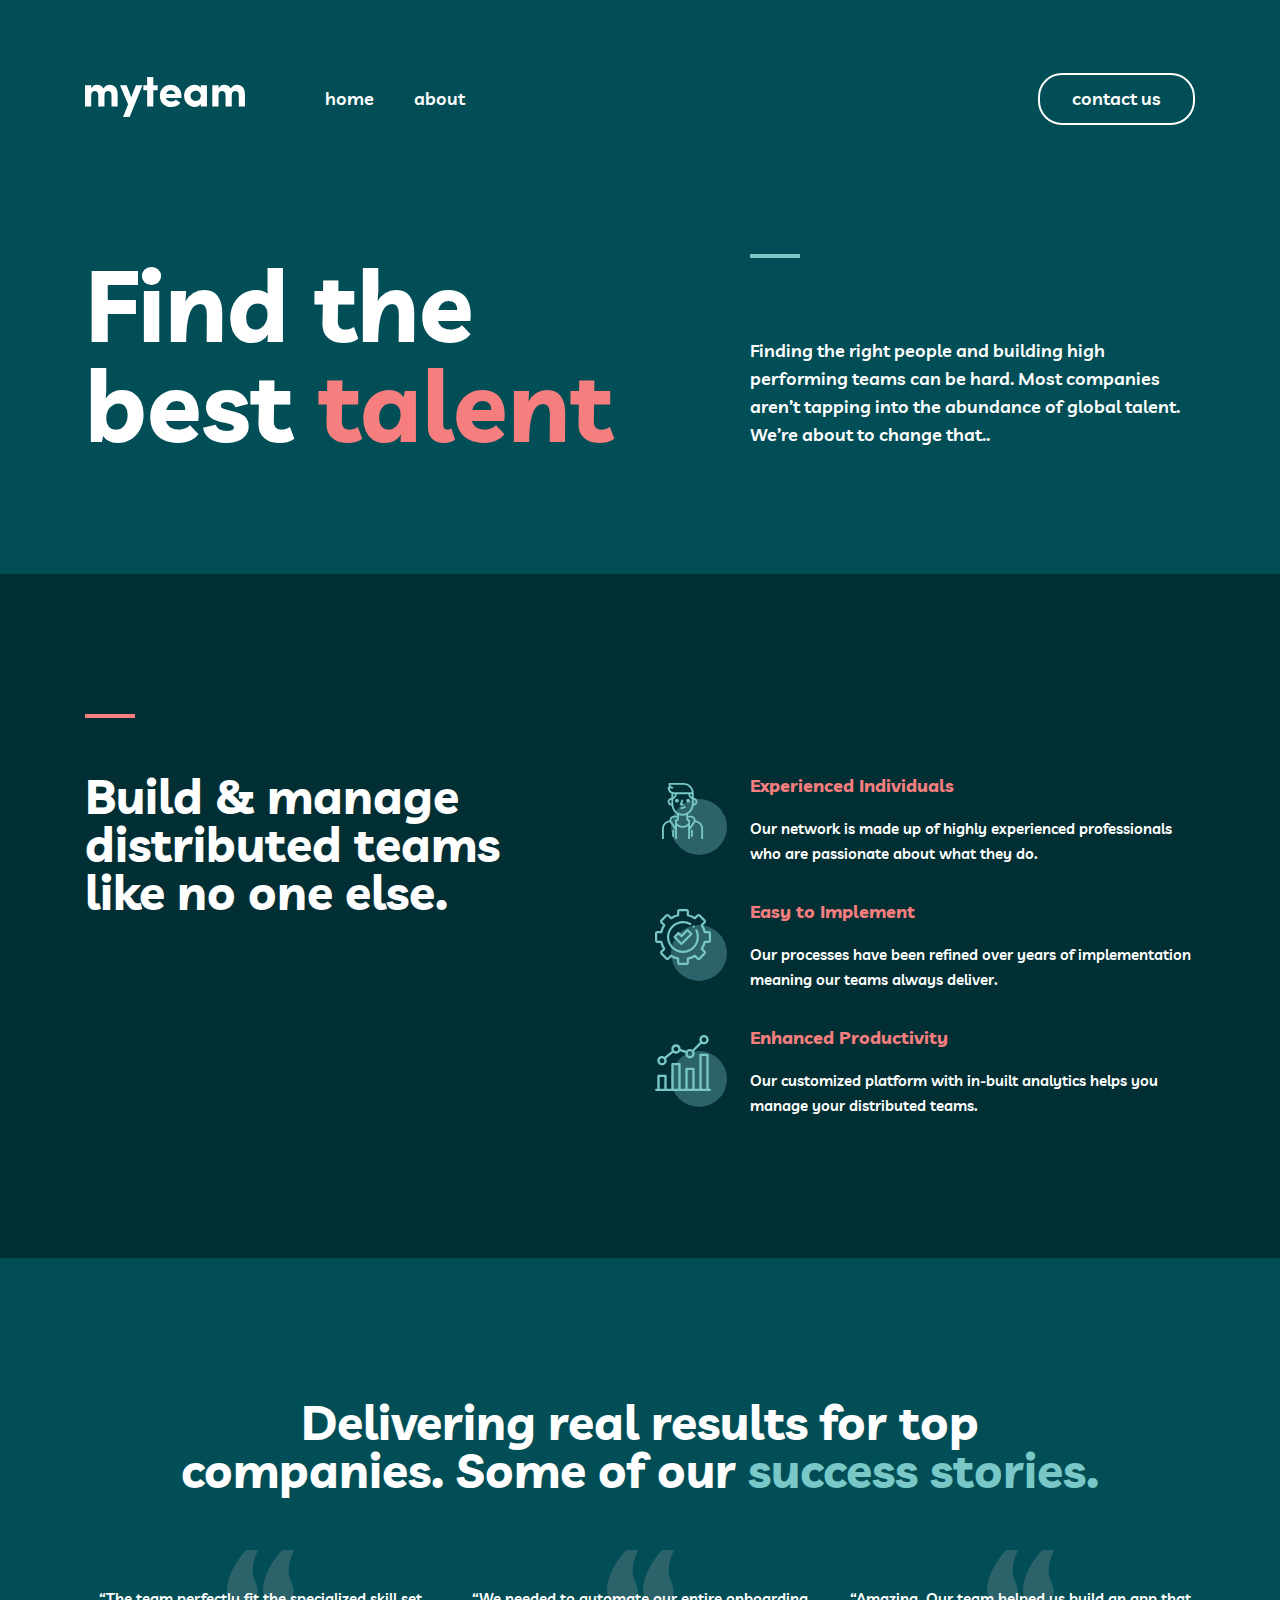
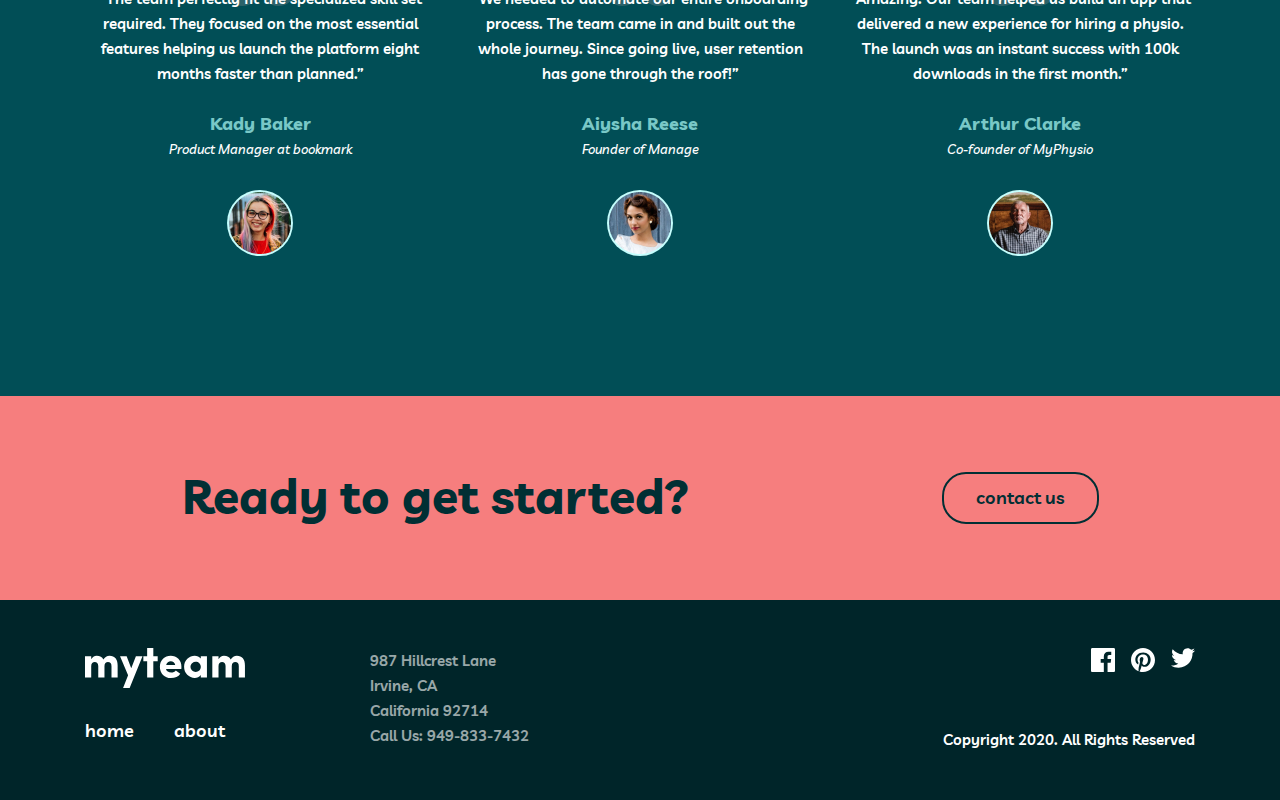
<file: index.html>
<!DOCTYPE html>
<html lang="en">

<head>
    <meta charset="UTF-8">
    <meta name="viewport" content="width=device-width, initial-scale=1.0">
    <title>Myteam</title>
    <link rel="stylesheet" href="./style.css">
    <link rel="shortcut icon" href="./img/1 rasm bluid.svg" type="image/x-icon">
</head>
<body>

    <!-- header -->
    <header class="header index-header">
        <div class="container header-container">
            <div class="header-left">
                <!-- logo -->
                <a class="header-logo-link" href="./index.html">
                    <img src="./img/myteam 2.svg" alt="myteam">
                </a>

                <div class="header-nav">
                    <a class="header-nav-link" href="./index.html">home</a>
                    <a class="header-nav-link" href="./about.html">about</a>
                </div>
            </div>

            <div class="header-right">
                <a class="contact-link" href="#cta">contact us</a>
            </div>
        </div>
    </header>
    <!-- hero -->
    <div class="hero">
        <div class="container hero-container">
            <div class="hero-left">
                <h1 class="hero-title">Find the <br> best <span class="hero-title-red">talent</span></h1>
            </div>

            <div class="hero-right">
                <hr class="main-hr hr-blue">
                <p class="hero-text">Finding the right people and building high performing teams can be hard. Most
                    companies aren’t tapping into the abundance of global talent. We’re about to change that..</p>
            </div>
        </div>
    </div>
    <!-- build -->
    <div class="build">
        <div class="container">
            <hr class="main-hr hr-red">

            <div class="build-container">
                <!-- left -->
                <div class="build-left">
                    <h2 class="build-title">Build & manage distributed teams like no one else.</h2>
                </div>

                <!-- right -->
                <div class="build-right">
                    <!-- 1 -->
                    <div class="build-right-item">
                        <img class="build-right-item-img" src="./img/1 rasm bluid.svg" alt="icon-feature-experience">

                        <div class="build-right-item-content">
                            <h3 class="build-right-item-title">Experienced Individuals</h3>
                            <p class="build-right-item-text">Our network is made up of highly experienced professionals
                                who are passionate about what they do.</p>
                        </div>
                    </div>
                    <!-- 2 -->
                    <div class="build-right-item">
                        <img class="build-right-item-img" src="./img/2 rasm bluid.svg" alt="icon-feature-experience">

                        <div class="build-right-item-content">
                            <h3 class="build-right-item-title">Easy to Implement</h3>
                            <p class="build-right-item-text">Our processes have been refined over years of
                                implementation meaning our teams always deliver.</p>
                        </div>
                    </div>
                    <!-- 3 -->
                    <div class="build-right-item">
                        <img class="build-right-item-img" src="./img/3 rasm bluid.svg" alt="icon-feature-experience">

                        <div class="build-right-item-content">
                            <h3 class="build-right-item-title">Enhanced Productivity</h3>
                            <p class="build-right-item-text">Our customized platform with in-built analytics helps you
                                manage your distributed teams.</p>
                        </div>
                    </div>
                </div>

            </div>
        </div>
    </div>
    <!-- stories-section -->
    <div class="stories-section">
        <div class="container">
            <h2 class="stories-title">Delivering real results for top companies. Some of our <span
                    class="stories-title-blue">success stories.</span>
            </h2>
            <div class="stories">
                <!-- 1 -->
                <div class="story">
                    <img class="quote-icon" src="./img/icon-quotes.svg" alt="quote-icon">
                    <blockquote>
                        “The team perfectly fit the specialized skill set required. They focused on the most essential
                        features helping us launch the platform eight months faster than planned.”
                    </blockquote>
                    <div class="story-author">
                        <h3 class="story-author-name">Kady Baker</h3>
                        <p class="story-author-job">Product Manager at bookmark</p>
                    </div>

                    <img class="story-img" src="./img/kady.jpg" alt="Kady Baker">
                </div>
                <!-- 2 -->
                <div class="story">
                    <img class="quote-icon" src="./img/icon-quotes.svg" alt="quote-icon">
                    <blockquote>
                        “We needed to automate our entire onboarding process. The team came in and built out the whole
                        journey. Since going live, user retention has gone through the roof!”
                    </blockquote>
                    <div class="story-author">
                        <h3 class="story-author-name">Aiysha Reese</h3>
                        <p class="story-author-job">Founder of Manage</p>
                    </div>

                    <img class="story-img" src="./img/aisha.jpg" alt="Aiysha Reese">
                </div>
                <!-- 3 -->
                <div class="story">
                    <img class="quote-icon" src="./img/icon-quotes.svg" alt="quote-icon">
                    <blockquote>
                        “Amazing. Our team helped us build an app that delivered a new experience for hiring a physio.
                        The launch was an instant success with 100k downloads in the first month.”
                    </blockquote>
                    <div class="story-author">
                        <h3 class="story-author-name">Arthur Clarke</h3>
                        <p class="story-author-job">Co-founder of MyPhysio</p>
                    </div>

                    <img class="story-img" src="./img/arthur.jpg" alt="Arthur Claske">
                </div>
            </div>
        </div>
    </div>
    <!-- cta -->
    <div class="cta">
        <div class="container cta-container">
            <h2 class="cta-title">Ready to get started?</h2>

            <a class="contact-link cta-link" id="cta" href="./contact.html">contact us</a>
        </div>
    </div>
    <!-- footer -->
    <footer class="footer">
        <div class="container footer-container">
            <div class="footer-left">
                <div class="footer-logo-wrapper">
                    <!-- logo -->
                    <a class="header-logo-link footer-logo-link" href="./index.html">
                        <img src="./img/myteam 2.svg" alt="myteam">
                    </a>

                    <div class="header-nav">
                        <a class="header-nav-link" href="./index.html">home</a>
                        <a class="header-nav-link" href="./about.html">about</a>
                    </div>
                </div>

                <address>
                    987 Hillcrest Lane
                    <br>
                    Irvine, CA
                    <br>
                    California 92714
                    <br>
                    Call Us: 949-833-7432
                </address>
            </div>

            <div class="footer-right">
                <div class="socials">
                    <a href="#">
                        <img src="./img/icon-facebook.svg" alt="icon-facebook">
                    </a>
                    <a href="#">
                        <img src="./img/icon-pinterest.svg" alt="icon-pinterest">
                    </a>
                    <a href="#">
                        <img src="./img/icon-twitter.svg" alt="icon-twitter">
                    </a>
                </div>

                <p class="copyright">Copyright 2020. All Rights Reserved</p>
            </div>
        </div>
    </footer>
</body>
</html>
</file>
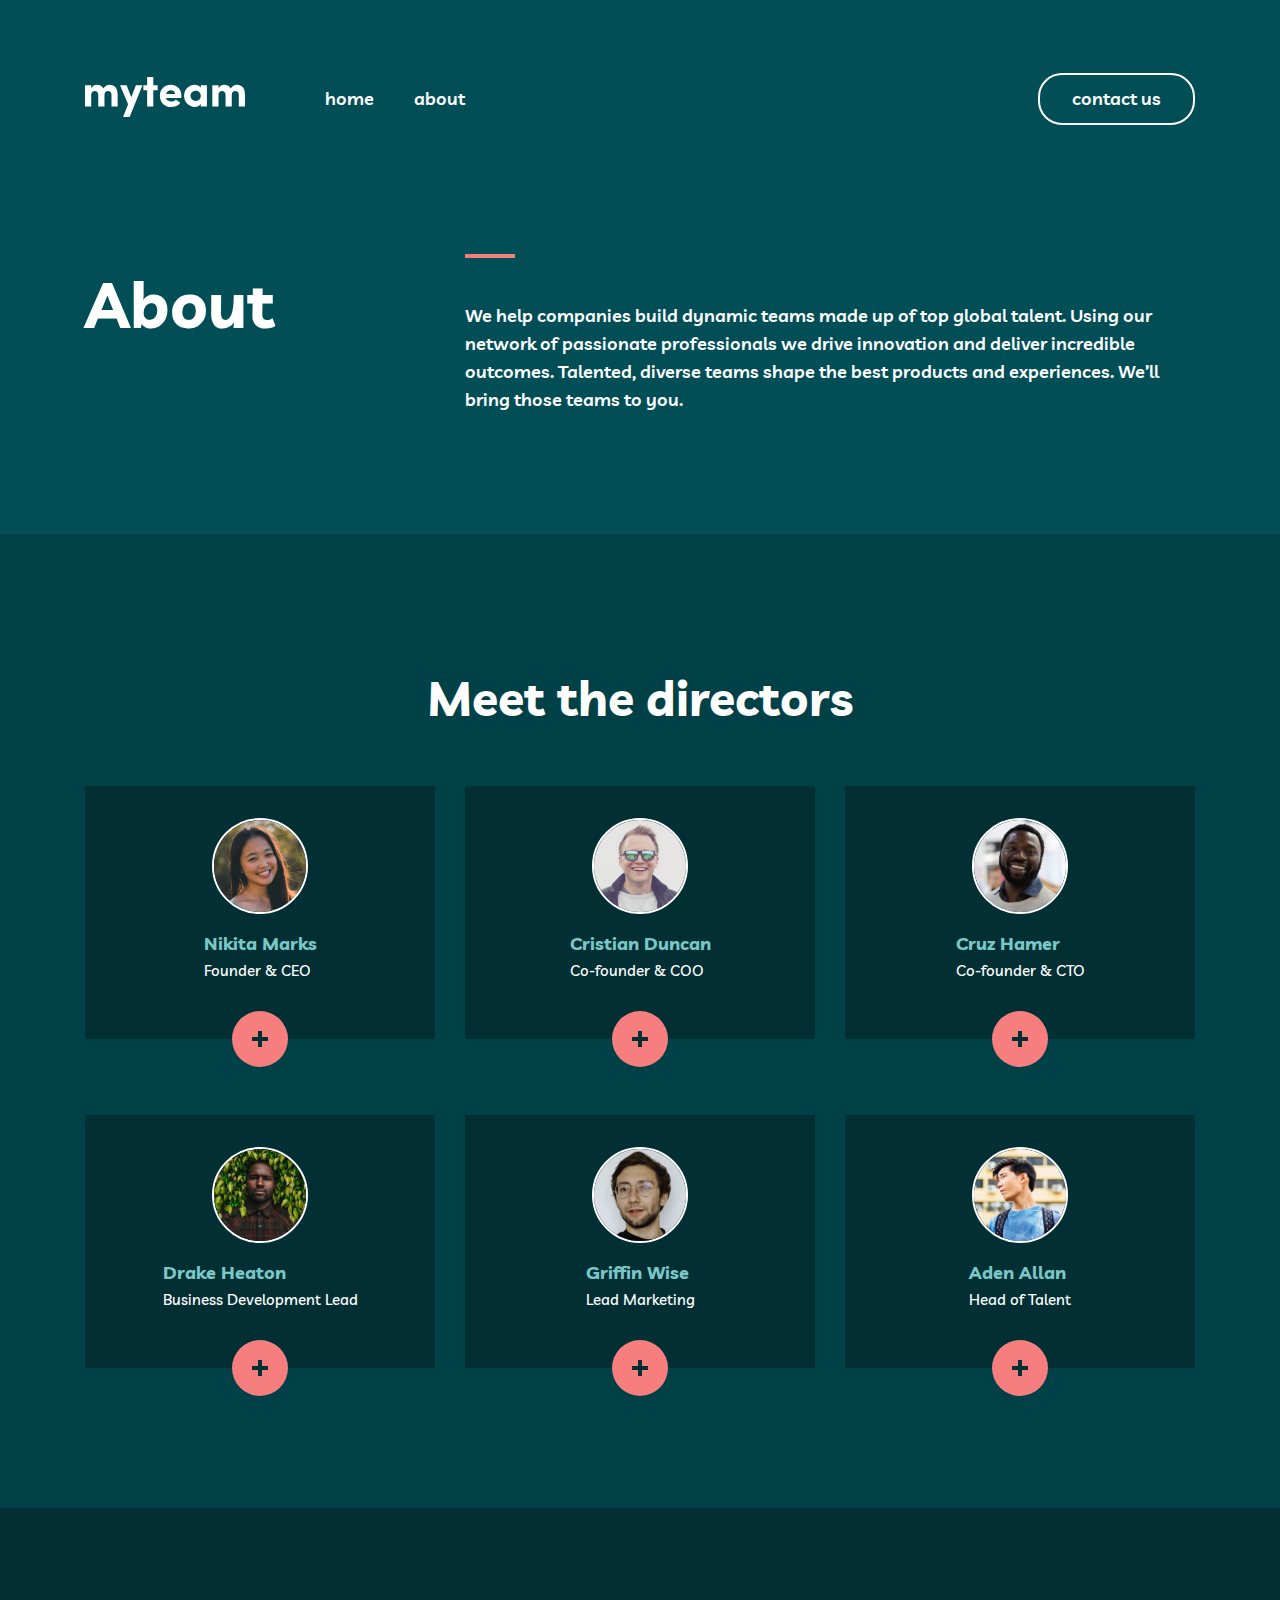
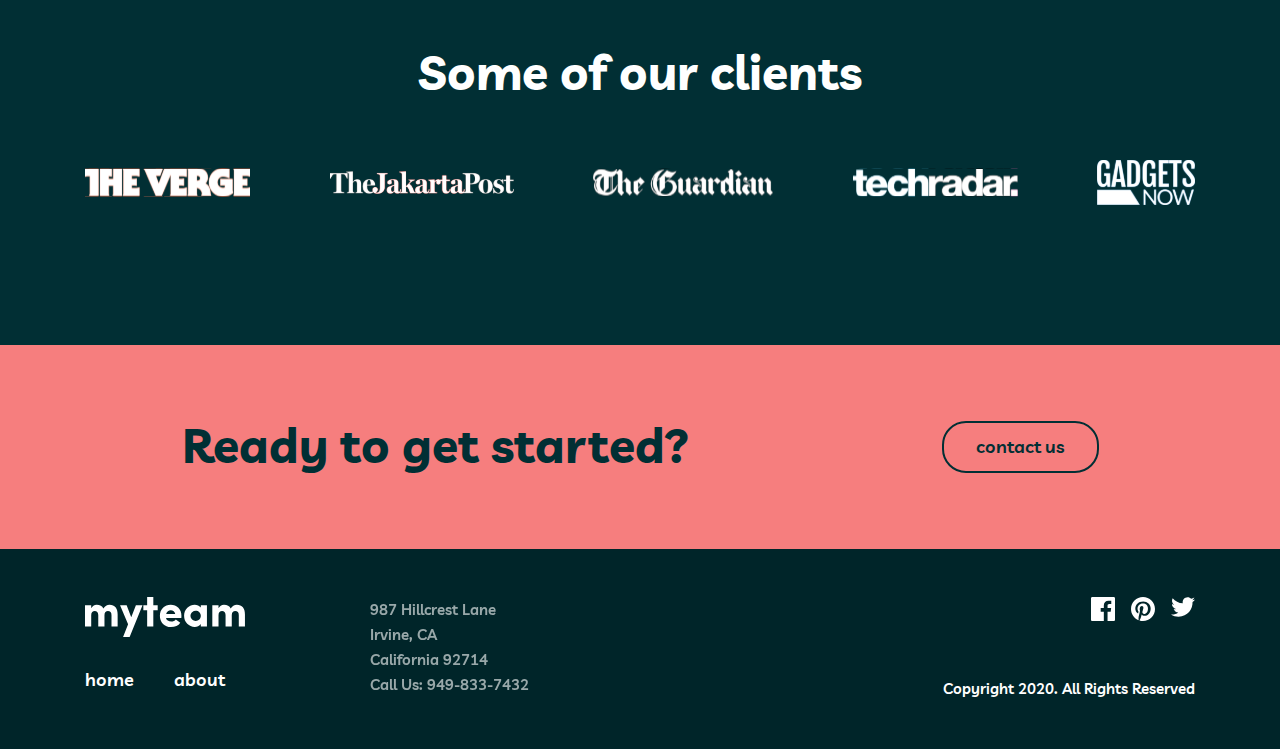
<file: about.html>
<!DOCTYPE html>
<html lang="en"> 
<head>
    <meta charset="UTF-8">
    <meta name="viewport" content="width=device-width, initial-scale=1.0">
    <title>Myteam</title>
    <link rel="stylesheet" href="./style.css">
    <link rel="shortcut icon" href="./img/2 rasm bluid.svg" type="image/x-icon">
</head>
<body>

    <!-- header -->
    <header class="header index-header">
        <div class="container header-container">
            <div class="header-left">
                <!-- logo -->
                <a class="header-logo-link" href="./index.html">
                    <img src="./img/myteam 2.svg" alt="myteam">
                </a>

                <div class="header-nav">
                    <a class="header-nav-link" href="./index.html">home</a>
                    <a class="header-nav-link" href="./about.html">about</a>
                </div>
            </div>

            <div class="header-right">
                <a class="contact-link" href="#cta">contact us</a>
            </div>
        </div>
    </header>
    
    <main>
        <!-- hero -->
        <div class="hero-about">
            <div class="container hero-about-container">
                <div class="hero-about-left">
                    <h1 class="hero-about-title">About</h1>
                </div>

                <div class="hero-about-right">
                    <hr class="hero-about-hr-red">
                    <p class="hero-about-right-text">We help companies build dynamic teams made up of top global talent.
                        Using our network of passionate professionals we drive innovation and deliver incredible
                        outcomes.
                        Talented, diverse teams shape the best products and experiences. We’ll bring those teams to you.
                    </p>
                </div>
            </div>
        </div>
        <!-- directors -->
        <div class="diroctors">
            <div class="container">
                <h2 class="directors-title">Meet the directors</h2>

                <div class="diroctor-list">
                    <!-- 1 -->
                    <div class="diroctor">
                        <img class="diroctor-img" src="./img/ayol.png" alt="rasm">

                        <div class="diroctor-info">
                            <h3 class="diroctor-name">Nikita Marks</h3>
                            <p class="diroctor-job">Founder & CEO</p>
                        </div>

                        <button class="rotate-btn">
                            <img src="./img/Combined Shape.svg" alt="plus icon">
                        </button>
                    </div>
                     <!-- 2 -->
                     <div class="diroctor">
                        <img class="diroctor-img" src="./img/kulgu.png" alt="Cristian Duncan">

                        <div class="diroctor-info">
                            <h3 class="diroctor-name">Cristian Duncan</h3>
                            <p class="diroctor-job">Co-founder & COO</p>
                        </div>

                        <button class="rotate-btn">
                            <img src="./img/Combined Shape.svg" alt="plus icon">
                        </button>
                    </div>
                     <!-- 3 -->
                     <div class="diroctor">
                        <img class="diroctor-img" src="./img/qora.png" alt="Cruz Hamer">

                        <div class="diroctor-info">
                            <h3 class="diroctor-name">Cruz Hamer</h3>
                            <p class="diroctor-job">Co-founder & CTO</p>
                        </div>

                        <button class="rotate-btn">
                            <img src="./img/Combined Shape.svg" alt="plus icon">
                        </button>
                    </div>
                     <!-- 4 -->
                     <div class="diroctor">
                        <img class="diroctor-img" src="./img/qop qora.png" alt="Drake Heaton">

                        <div class="diroctor-info">
                            <h3 class="diroctor-name">Drake Heaton</h3>
                            <p class="diroctor-job">Business Development Lead</p>
                        </div>

                        <button class="rotate-btn">
                            <img src="./img/Combined Shape.svg" alt="plus icon">
                        </button>
                    </div>
                     <!-- 5 -->
                     <div class="diroctor">
                        <img class="diroctor-img" src="./img/oq.png" alt="Griffin Wise">

                        <div class="diroctor-info">
                            <h3 class="diroctor-name">Griffin Wise</h3>
                            <p class="diroctor-job">Lead Marketing</p>
                        </div>

                        <button class="rotate-btn">
                            <img src="./img/Combined Shape.svg" alt="plus icon">
                        </button>
                    </div>
                     <!-- 6 -->
                     <div class="diroctor">
                        <img class="diroctor-img" src="./img/6-rasm.png" alt="Aden Allen">

                        <div class="diroctor-info">
                            <h3 class="diroctor-name">Aden Allan</h3>
                            <p class="diroctor-job">Head of Talent</p>
                        </div>

                        <button class="rotate-btn">
                            <img src="./img/Combined Shape.svg" alt="plus icon">
                        </button>
                    </div>
                </div>
            </div>
        </div>

        <div class="clients">
            <div class="container">
                <h2 class="clients-title">Some of our clients</h2>

                <div class="clients-list">
                    <img src="./img/the-verge@2x.svg" alt="the-verge">
                    <img src="./img/the-jakarta-post@2x.svg" alt="the-jakarta-post">
                    <img src="./img/the-guardian.svg" alt="guardian">
                    <img src="./img/techradar@2x.svg" alt="techradar">
                    <img src="./img/gadgets-now.svg" alt="gadgets-now">
                </div>
            </div>
        </div>
        <!-- cta -->
        <div class="cta">
            <div class="container cta-container">
                <h2 class="cta-title">Ready to get started?</h2>

                <a class="contact-link cta-link" id="cta" href="./contact.html">contact us</a>
            </div>
        </div>          
    </main>
    <!-- footer -->
    <footer class="footer">
        <div class="container footer-container">
            <div class="footer-left">
                <div class="footer-logo-wrapper">
                    <!-- logo -->
                    <a class="header-logo-link footer-logo-link" href="./index.html">
                        <img src="./img/myteam 2.svg" alt="myteam">
                    </a>

                    <div class="header-nav">
                        <a class="header-nav-link" href="./index.html">home</a>
                        <a class="header-nav-link" href="./about.html">about</a>
                    </div>
                </div>

                <address>
                    987 Hillcrest Lane
                    <br>
                    Irvine, CA
                    <br>
                    California 92714
                    <br>
                    Call Us: 949-833-7432
                </address>
            </div>

            <div class="footer-right">
                <div class="socials">
                    <a href="#">
                        <img src="./img/icon-facebook.svg" alt="icon-facebook">
                    </a>
                    <a href="#">
                        <img src="./img/icon-pinterest.svg" alt="icon-pinterest">
                    </a>
                    <a href="#">
                        <img src="./img/icon-twitter.svg" alt="icon-twitter">
                    </a>
                </div>

                <p class="copyright">Copyright 2020. All Rights Reserved</p>
            </div>
        </div>
    </footer>
</body>
</html>
</file>
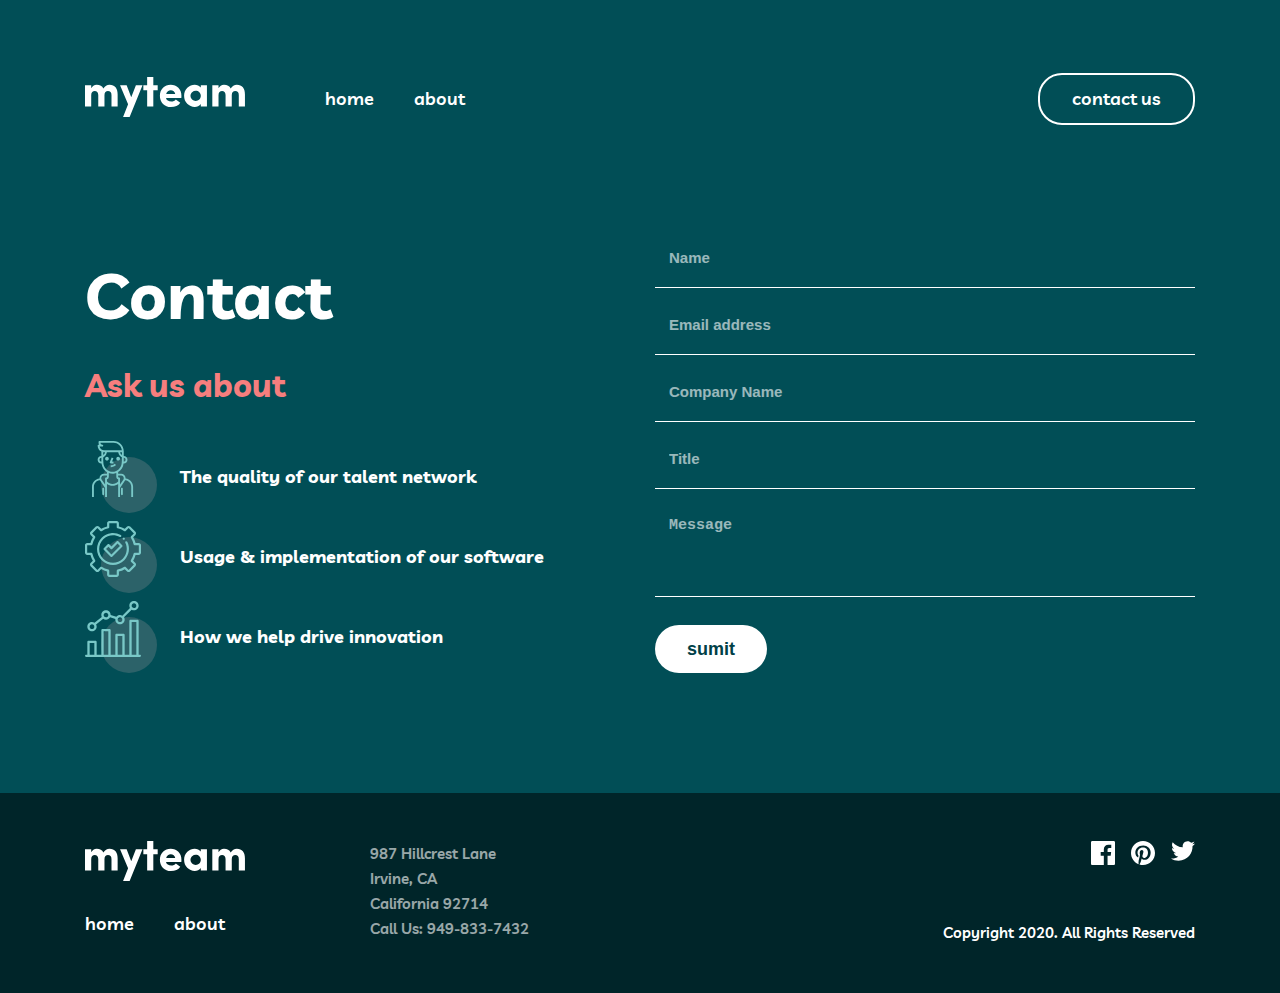
<file: contact.html>
<!DOCTYPE html>
<html lang="en">

<head>
    <meta charset="UTF-8">
    <meta name="viewport" content="width=device-width, initial-scale=1.0">
    <title>Myteam</title>
    <link rel="stylesheet" href="./style.css">
    <link rel="shortcut icon" href="./img/1 rasm bluid.svg" type="image/x-icon">
</head>
<body>

    <!-- header -->
    <header class="header">
        <div class="container header-container">
            <div class="header-left">
                <!-- logo -->
                <a class="header-logo-link" href="./index.html">
                    <img src="./img/myteam 2.svg" alt="myteam">
                </a>

                <div class="header-nav">
                    <a class="header-nav-link" href="./index.html">home</a>
                    <a class="header-nav-link" href="./about.html">about</a>
                </div>
            </div>

            <div class="header-right">
                <a class="contact-link" href="./contact.html">contact us</a>
            </div>
        </div>
    </header>

    <!-- main -->
    <main>
        <div class="contact">
            <div class="container contact-container">
                <div class="contact-left">
                    <h1 class="contact-title">Contact</h1>

                    <h2 class="contact-subtitle">Ask us about</h2>

                    <div class="contact-list">
                        <!-- 1 -->
                        <div class="contact-list-item">
                            <img class="contact-list-item-img" src="./img/1 rasm bluid.svg" alt="bluid">                          
                            <p class="contact-list-item-text">The quality of our talent network</p>
                        </div>
                         <!-- 2 -->
                         <div class="contact-list-item">
                            <img class="contact-list-item-img" src="./img/2 rasm bluid.svg" alt="bluid">                          
                            <p class="contact-list-item-text">Usage & implementation of our software</p>
                        </div>
                         <!-- 3 -->
                         <div class="contact-list-item">
                            <img class="contact-list-item-img" src="./img/3 rasm bluid.svg" alt="bluid">                          
                            <p class="contact-list-item-text">How we help drive innovation</p>
                        </div>
                    </div>
                </div>

                <form class="contact-form" action="https://sheetdb.io/api/v1/xnjzen1g2f64t">
                    <input class="contact-input" type="text" placeholder="Name" required autocomplete="off">
                    <input class="contact-input" type="email" placeholder="Email address" required autocomplete="off">
                    <input class="contact-input" type="text" placeholder="Company Name" required autocomplete="off">
                    <input class="contact-input" type="text" placeholder="Title" required autocomplete="off">

                    <textarea placeholder="Message"></textarea>
                    <button class="sumit-btn">sumit</button>
                </form>
            </div>
        </div>    
    </main>

    <!-- footer -->
    <footer class="footer">
        <div class="container footer-container">
            <div class="footer-left">
                <div class="footer-logo-wrapper">
                    <!-- logo -->
                    <a class="header-logo-link footer-logo-link" href="./index.html">
                        <img src="./img/myteam 2.svg" alt="myteam">
                    </a>

                    <div class="header-nav">
                        <a class="header-nav-link" href="./index.html">home</a>
                        <a class="header-nav-link" href="./about.html">about</a>
                    </div>
                </div>

                <address>
                    987 Hillcrest Lane
                    <br>
                    Irvine, CA
                    <br>
                    California 92714
                    <br>
                    Call Us: 949-833-7432
                </address>
            </div>

            <div class="footer-right">
                <div class="socials">
                    <a href="#">
                        <img src="./img/icon-facebook.svg" alt="icon-facebook">
                    </a>
                    <a href="#">
                        <img src="./img/icon-pinterest.svg" alt="icon-pinterest">
                    </a>
                    <a href="#">
                        <img src="./img/icon-twitter.svg" alt="icon-twitter">
                    </a>
                </div>

                <p class="copyright">Copyright 2020. All Rights Reserved</p>
            </div>
        </div>
    </footer>
</body>
</html>
</file>
<file: style.css>
@import url('https://fonts.googleapis.com/css2?family=Josefin+Sans:ital,wght@0,100..700;1,100..700&family=Livvic:ital,wght@0,100;0,200;0,300;0,400;0,500;0,600;0,700;0,900;1,100;1,200;1,300;1,400;1,500;1,600;1,700;1,900&display=swap');

*{
    margin: 0;
    padding: 0;
    box-sizing: border-box;
}

*:focus{
    outline: none;
}

html{
    scroll-behavior: smooth;
}
body{
    width: 100%;
    min-height: 100vh;
    display: flex;
    flex-direction: column;
    font-family: "Livvic", serif;
    background-color: #014E56;
    color: white;
}
main{
    flex-grow: 1;
}
a{
    display: inline-block;
    color: white;
    text-decoration: none;
}
.main-hr{
    height: 4px;
    width: 50px;
    border: none;
}
.hr-blue{
    background-color: #79c8c7;
    margin-bottom: 79px;
}
.hr-red{
    background-color: #f67e7e;
    margin-bottom: 54px;
}
.container{
    width: 100%;
    max-width: 1150px;
    margin-left: auto;
    margin-right: auto;
    padding-left: 20px;
    padding-right: 20px;
}
/* header */
.header {
    padding-top: 73px;
}
.index-header{
    padding-bottom: 9px;
}
.header-container{
    display: flex;
    justify-content: space-between;
    align-items: center;
}
.header-left {
    display: flex;
    align-items: center;
}
.header-logo-link{
    margin-right: 80px;
}
.header-nav {
    display: flex;
    gap: 40px;
}
.header-nav-link {
    font-size: 18px;
    line-height: 28px;
    font-weight: 600;
}

.contact-link {
    padding: 10px 32px;
    border: 2px solid white;
    border-radius: 24px;
    font-size: 18px;
    line-height: 28px;
    font-weight: 600; 
}
/* hero */
.hero {
    padding-top: 120px;
    padding-bottom: 120px; 
}
.hero-container{
    display: flex;
    gap: 30px;
}
.hero-left {
    width: 100%;
    max-width: 635px;
}
.hero-title {
    font-size: 100px;
    line-height: 1;
}
.hero-title-red{
    color: #f67e7e;
}
.hero-right {
    width: 100%;
    max-width: 445px;
}
.hero-text{
    font-size: 18px;
    line-height: 28px;
    font-weight: 600;    
}
/* build */
.build {
    padding-top: 140px;
    padding-bottom: 140px;
    background-color: #012f34;
}
.build-container{
    display: flex;
    justify-content: space-between;
}
.build-left {
    width: 100%;
    max-width: 445px;
}
.build-title {
    font-size: 48px;
    line-height: 1;
}
.build-right {
    width: 100%;
    max-width: 540px;
}
.build-right-item {
    display: flex;
}
.build-right-item:not(:last-child){
    margin-bottom: 32px;
}
.build-right-item-img {
    margin-right: 23px;
}
.build-right-item-title {
    font-size: 18px;
    line-height: 28px;
    color: #f67e7e;
    margin-bottom: 16px;
}
.build-right-item-text {
    font-size: 15px;
    line-height: 25px;
    font-weight: 600;
}
/* stories-section */
.stories-section {
    padding-top: 140px;
    padding-bottom: 140px;
}

.stories-title {
    width: 100%;
    max-width: 932px;
    margin-left: auto;
    margin-right: auto;
    font-size: 48px;
    line-height: 1;
    text-align: center;
    margin-bottom: 56px;
}
.stories-title-blue{
    color: #79c8c7;
}
.stories {
    display: grid;
    grid-template-columns: repeat(3, 1fr);
    gap: 30px;
}
.story {
    display: flex;
    flex-direction: column;
    align-items: center;
    position: relative;
    padding-top: 36px;
}
.quote-icon {
    position: absolute;
    top: 0;
    z-index: -1;
}
blockquote{
    font-size: 15px;
    line-height: 25px;
    font-weight: 600;
    text-align: center;
    margin-bottom: 24px;
}
.story-author {
    margin-bottom: 32px;
}
.story-author-name {
    font-size: 18px;
    line-height: 28px;
    color: #79c8c7;
    margin-bottom: 2px;
    text-align: center;
}
.story-author-job {
    font-size: 13px;
    line-height: 18px;
    font-weight: 500;
    font-style: italic;
}
.story-img {
    border-radius: 50%;
}
/* cta */
.cta {
    padding-top: 76px;
    padding-bottom: 76px;
    background-color: #f67e7e;
    color: #012f34;
}
.cta-container {
    max-width: 957px;
    display: flex;
    justify-content: space-between;
}
.cta-title {
    font-size: 48px;
    line-height: 48px;
}

.cta-link{
    color: #012f34;
    border-color: #012f34;
}
/* footer */
.footer {
    padding-top: 48px;
    padding-bottom: 48px;
    background-color: #002529;
}
.footer-container{
    display: flex;
    justify-content: space-between;
}
.footer-left {
    display: flex;
}
.footer-logo-wrapper {
    margin-right: 125px;
}
.footer-logo-link{
    margin-right: 0;
    margin-bottom: 25px;
}
address{
    font-size: 15px;
    line-height: 25px;
    font-weight: 600;
    font-style: normal;
    opacity: 0.6;
}

.socials {
    display: flex;
    justify-content: end;
    gap: 16px;
    margin-bottom: 51px;
}
.copyright {
    font-size: 15px;
    line-height: 25px;
    font-weight: 600;
}
/* .hero-about */
.hero-about {
    padding-top: 120px;
    padding-bottom: 120px;
}
.hero-about-container {
    display: flex;
    justify-content: space-between;
}
.hero-about-title {
    font-weight: 700;
    font-size: 64px;
    line-height: 100px;
}
.hero-about-right-text{
    max-width: 730px;
    font-weight: 600;
    font-size: 18px;
    line-height: 28px;
    margin-top: 44px;
}
.hero-about-hr-red {
    width: 50px;
    height: 4px;
    background-color: #F67E7E;
    border: 0px;
}
/* diroctors */
.diroctors {
    padding-top: 140px;
    padding-bottom: 140px;
    background-color: #004047;
}

.directors-title {
    text-align: center;
    font-size: 48px;
    line-height: 1;
    font-weight: bold;
    margin-bottom: 64px;
}
.diroctor-list {
    display: grid;
    grid-template-columns: repeat(3, 1fr);
    row-gap: 76px;
    column-gap: 30px;
}
.diroctor {
    position: relative;
    display: flex;
    flex-direction: column;
    align-items: center;
    padding-top: 32px;
    padding-bottom: 32px;
    width: 100%;
    height: 253px;
    background-color: #012f34;
}
.diroctor-img {
    width: 96px;
    height: 96px;
    border-radius: 50%;
    border: 2px solid white;
    margin-bottom: 16px;
}

.diroctor-name {
    font-size: 18px;
    line-height: 28px;
    color: #79c8c7;
}
.diroctor-job {
    font-size: 15px;
    line-height: 25px;
    font-weight: 500;
}
.rotate-btn {
    position: absolute;
    bottom: -28px;
    width: 56px;
    height: 56px;
    background-color: #F67E7E;
    border-radius: 50%;
    border: none;
    display: flex;
    justify-content: center;
    align-items: center;
}

.clients {
    padding-top: 140px;
    padding-bottom: 140px;
    background-color: #012f34;
}
.clients-title {
    text-align: center;
    font-size: 48px;
    line-height: 1;
    font-weight: bold;
    margin-bottom: 64px;
}
.clients-list {
    display: flex;
    justify-content: space-between;
}
/* contact */
.contact {
    padding-top: 120px;
    padding-bottom: 120px;
}
.contact-container {
    display: grid;
    grid-template-columns: repeat(2, 1fr);
    gap: 30px;
}

.contact-title {
    font-size: 64px;
    line-height: 100px;
    margin-bottom: 16px;
}
.contact-subtitle {
    font-size: 32px;
    line-height: 48px;
    color: #f67e7e;
    margin-bottom: 32px;

}

.contact-list-item {
    display: flex;
    align-items: center;
}
.contact-list-item:not(:last-child){
    margin-bottom: 8px;
}

.contact-list-item-img {
    margin-right: 23px;
}

.contact-list-item-text {
    font-weight: 700;
    font-size: 18px;
    line-height: 28px;
}

.contact-input, textarea {
    width: 100%;
    border: none;
    padding-left: 14px;
    background-color: transparent;
    margin-bottom: 24px;
    border-bottom: 1px solid white;
    font-weight: 600;
    font-size: 15px;
    line-height: 25px;
    color: white;
}

.contact-input{
    padding-bottom: 17px;
}

.contact-input::placeholder, textarea::placeholder {
    color: white;
    opacity: 0.6;
}

textarea{
    height:84px;
    resize: none;
}

.sumit-btn{
    border: none;
    background-color: white;
    padding: 10px 32px;
    border-radius: 24px;
    font-size: 18px;
    line-height: 28px;
    color: #004047;
    font-weight: 600;
}
</file>
